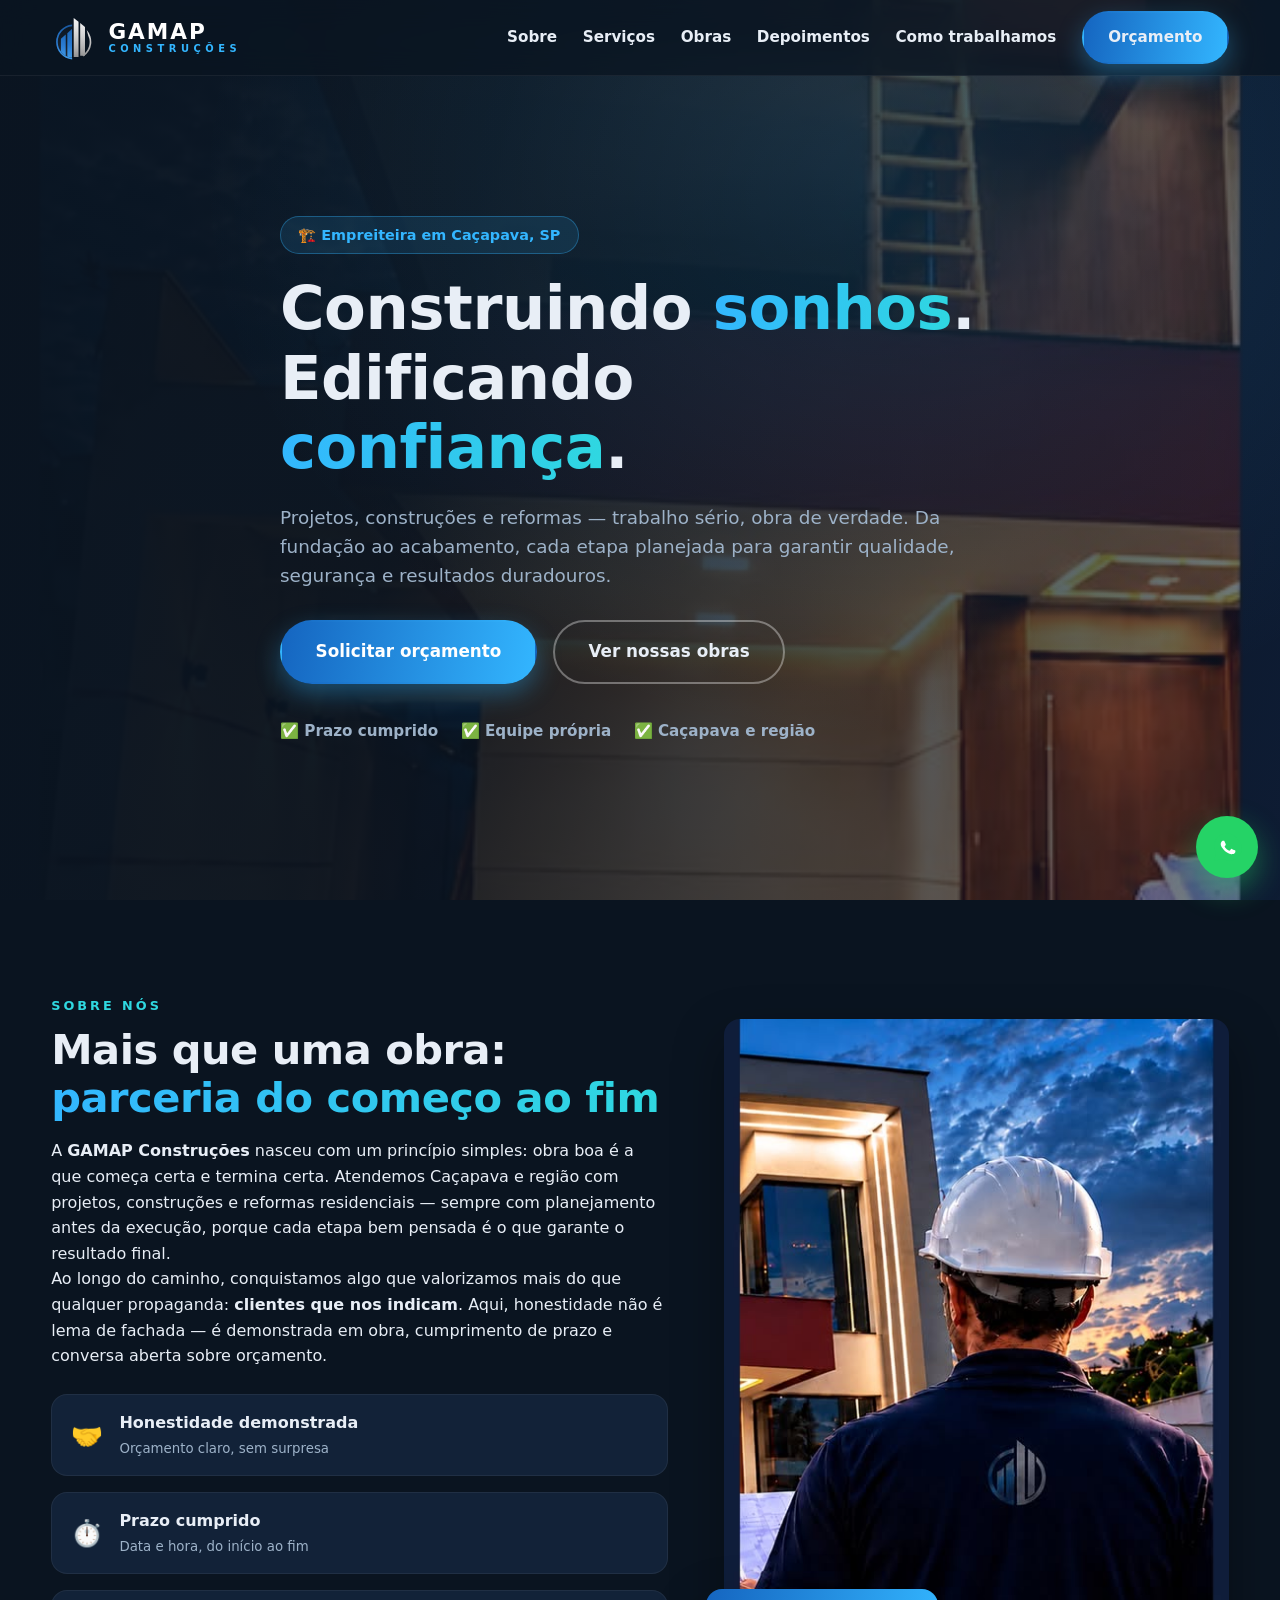
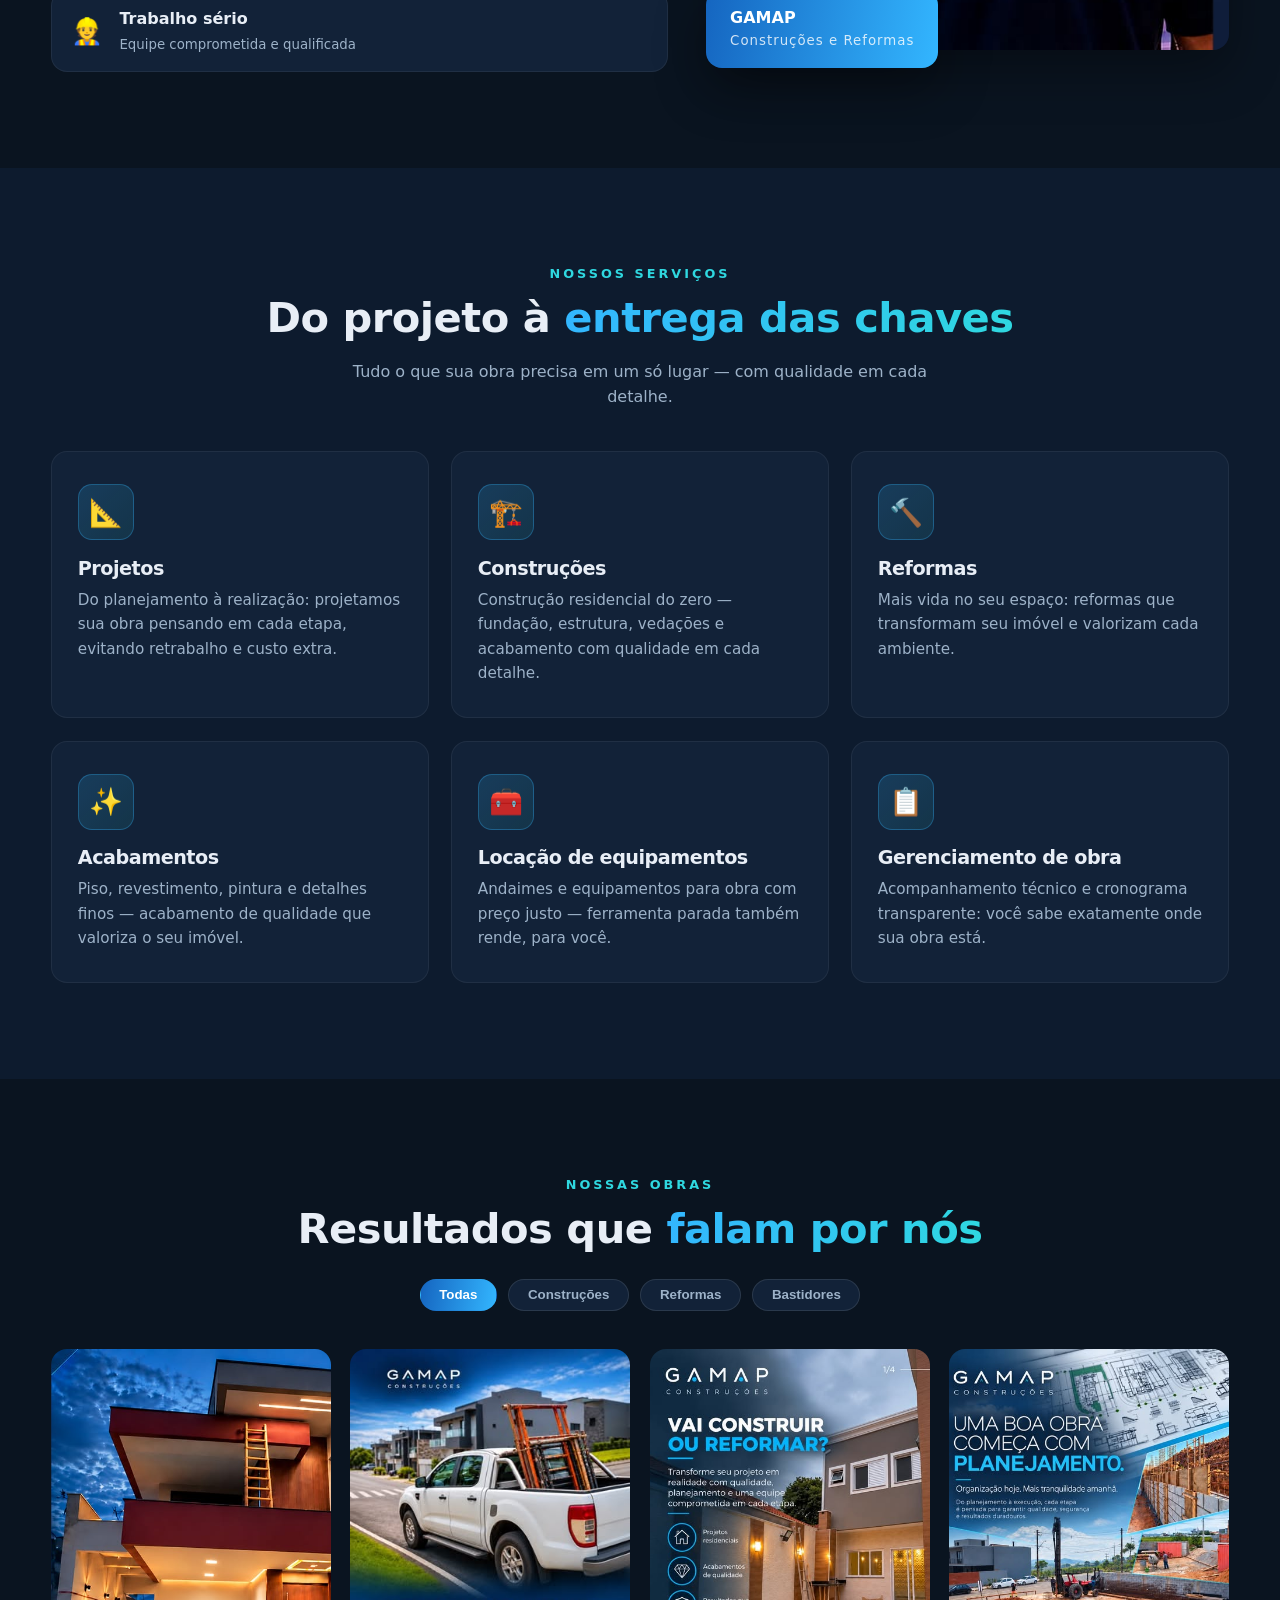
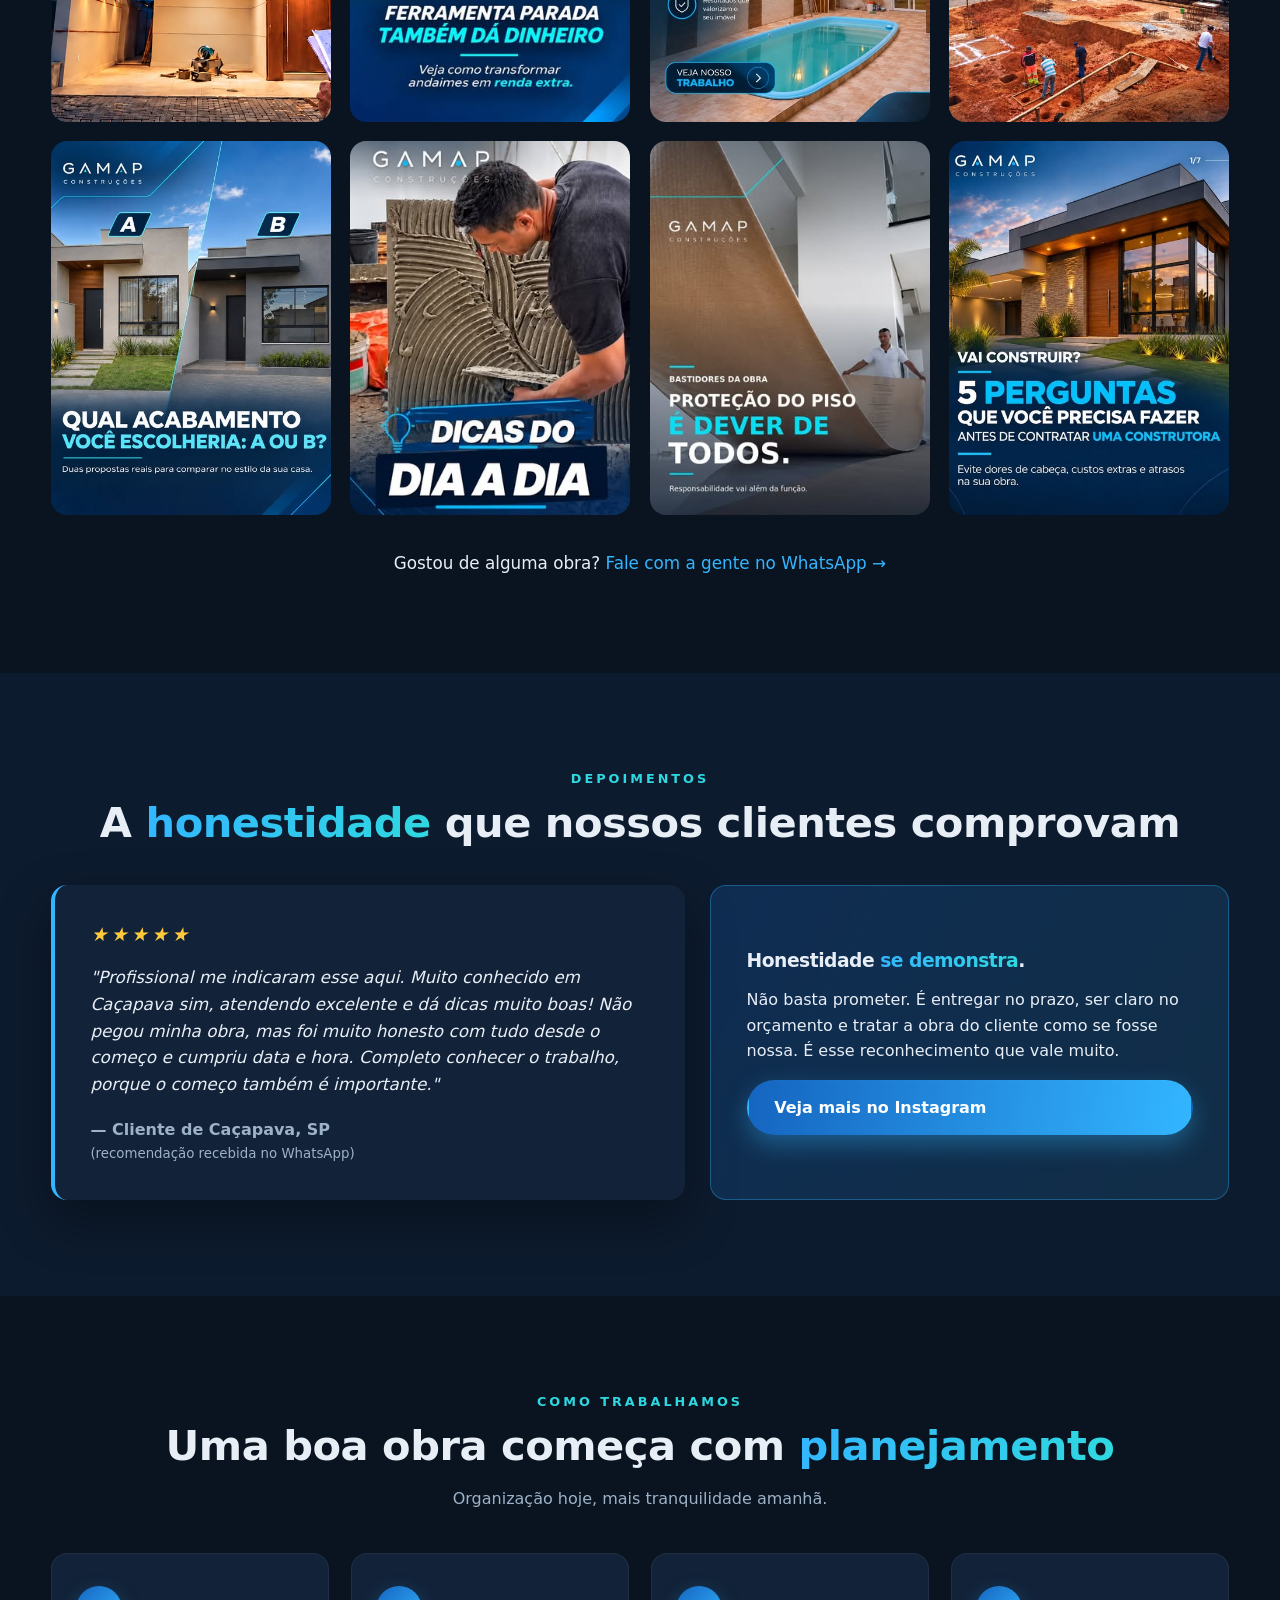
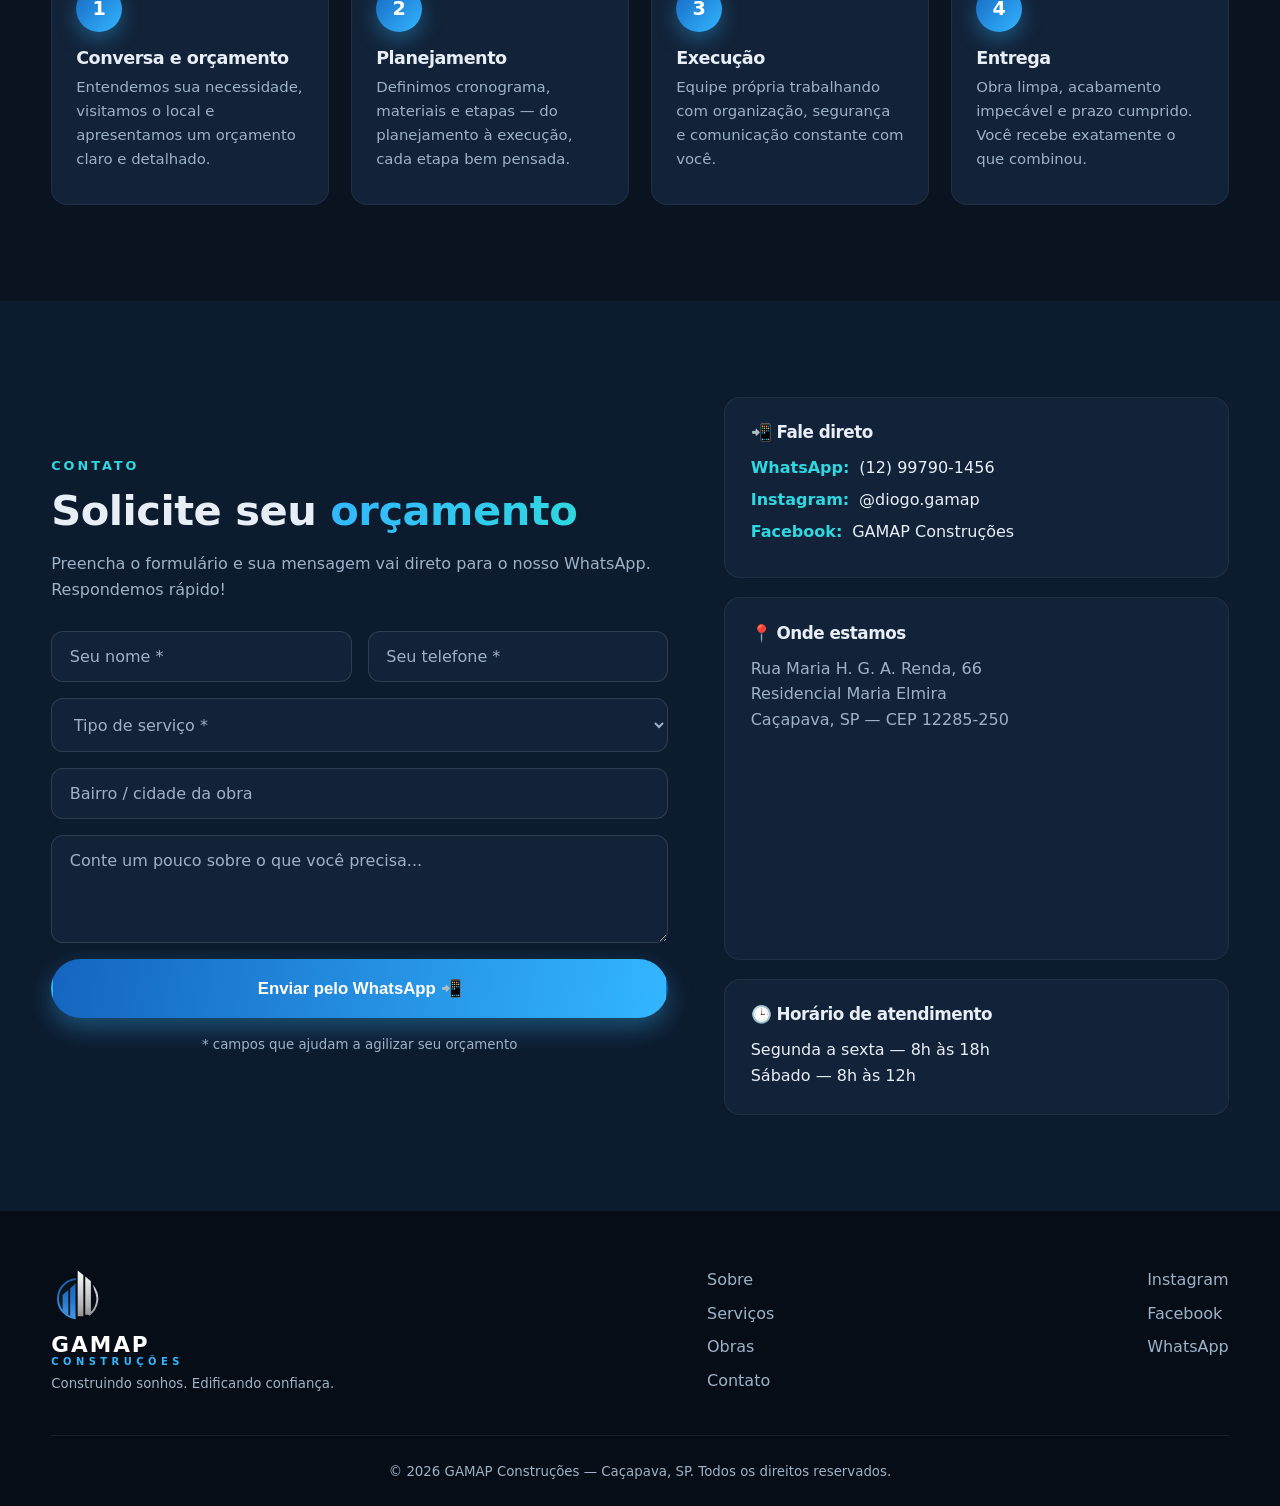
<file: index.html>
<!DOCTYPE html>
<html lang="pt-BR">
<head>
  <meta charset="UTF-8">
  <meta name="viewport" content="width=device-width, initial-scale=1.0">
  <title>GAMAP Construções | Empreiteira em Caçapava, SP — Projetos, Construções e Reformas</title>
  <meta name="description" content="GAMAP Construções: empreiteira em Caçapava, SP. Projetos, construções e reformas residenciais com qualidade, honestidade e prazo cumprido. Solicite seu orçamento pelo WhatsApp (12) 99790-1456.">
  <meta name="keywords" content="empreiteira Caçapava, construção Caçapava SP, reforma residencial Caçapava, GAMAP Construções, obra Caçapava">
  <meta name="robots" content="index, follow">
  <link rel="canonical" href="https://www.gamap.com.br/">

  <!-- Open Graph -->
  <meta property="og:type" content="website">
  <meta property="og:title" content="GAMAP Construções | Construindo sonhos. Edificando confiança.">
  <meta property="og:description" content="Empreiteira em Caçapava, SP. Projetos, construções e reformas com trabalho sério e obra de verdade.">
  <meta property="og:locale" content="pt_BR">
  <meta property="og:url" content="https://www.gamap.com.br/">

  <link rel="icon" type="image/svg+xml" href="assets/logo-metalico.svg">
  <link rel="stylesheet" href="css/style.css">
  <script type="application/ld+json">
  {
    "@context": "https://schema.org",
    "@type": "GeneralContractor",
    "name": "GAMAP Construções",
    "image": "assets/logo-metalico.svg",
    "telephone": "+5512997901456",
    "address": {
      "@type": "PostalAddress",
      "streetAddress": "Rua Maria H. G. A. Renda, 66 — Residencial Maria Elmira",
      "addressLocality": "Caçapava",
      "addressRegion": "SP",
      "postalCode": "12285-250",
      "addressCountry": "BR"
    },
    "openingHoursSpecification": [
      { "@type": "OpeningHoursSpecification", "dayOfWeek": ["Monday","Tuesday","Wednesday","Thursday","Friday"], "opens": "08:00", "closes": "18:00" },
      { "@type": "OpeningHoursSpecification", "dayOfWeek": "Saturday", "opens": "08:00", "closes": "12:00" }
    ],
    "areaServed": "Caçapava e região — Vale do Paraíba, SP",
    "sameAs": [
      "https://www.instagram.com/diogo.gamap/",
      "https://www.facebook.com/gamapconstrular/"
    ],
    "slogan": "Construindo sonhos. Edificando confiança."
  }
  </script>
</head>
<body>

  <!-- Botão WhatsApp flutuante -->
  <a class="wa-float" href="https://wa.me/5512997901456?text=Ol%C3%A1!%20Vi%20o%20site%20da%20GAMAP%20Constru%C3%A7%C3%B5es%20e%20gostaria%20de%20solicitar%20um%20or%C3%A7amento." target="_blank" rel="noopener" aria-label="Falar no WhatsApp">
    <svg viewBox="0 0 32 32" fill="none" xmlns="http://www.w3.org/2000/svg"><path d="M16 3C9.4 3 4 8.3 4 14.9c0 2.1.6 4.1 1.6 5.9L4 29l8.4-1.6c1.7.9 3.6 1.4 5.6 1.4 6.6 0 12-5.3 12-11.9S22.6 3 16 3z" fill="#25D366"/><path d="M22.8 18.9c-.3-.2-2-1-2.3-1.1-.3-.1-.5-.2-.8.2s-.9 1.1-1.1 1.3c-.2.2-.4.3-.7.1-.3-.2-1.3-.5-2.4-1.5-.9-.8-1.5-1.8-1.7-2.1-.2-.3 0-.5.1-.6.2-.2.4-.5.6-.7.1-.2.2-.3.3-.5.1-.2 0-.4 0-.6 0-.2-.8-1.9-1.1-2.6-.3-.7-.6-.6-.8-.6h-.7c-.2 0-.6.1-.9.4-.3.3-1.2 1.1-1.2 2.7s1.2 3.2 1.4 3.4c.2.2 2.4 3.7 5.8 5.2.8.4 1.5.6 2 .7.8.3 1.5.2 2.1.1.6-.1 2-.8 2.3-1.6.3-.8.3-1.5.2-1.6 0-.2-.3-.3-.5-.4z" fill="#fff"/></svg>
  </a>

  <!-- Navegação -->
  <header class="nav" id="topo">
    <div class="container nav-inner">
      <a href="#topo" class="brand">
        <img src="assets/logo-metalico.svg" alt="Logo GAMAP Construções" class="brand-logo">
        <span class="wordmark">GAMAP<em>CONSTRUÇÕES</em></span>
      </a>
      <nav class="menu" id="menu">
        <a href="#sobre">Sobre</a>
        <a href="#servicos">Serviços</a>
        <a href="#portfolio">Obras</a>
        <a href="#depoimentos">Depoimentos</a>
        <a href="#processo">Como trabalhamos</a>
        <a href="#contato" class="btn btn-primary">Orçamento</a>
      </nav>
      <button class="hamburger" id="hamburger" aria-label="Abrir menu"><span></span><span></span><span></span></button>
    </div>
  </header>

  <!-- HERO -->
  <section class="hero">
    <div class="hero-bg"></div>
    <div class="container hero-content">
      <p class="hero-tag">🏗️ Empreiteira em Caçapava, SP</p>
      <h1>Construindo <span class="grad">sonhos</span>.<br>Edificando <span class="grad">confiança</span>.</h1>
      <p class="hero-sub">Projetos, construções e reformas — trabalho sério, obra de verdade. Da fundação ao acabamento, cada etapa planejada para garantir qualidade, segurança e resultados duradouros.</p>
      <div class="hero-cta">
        <a class="btn btn-primary btn-lg" href="https://wa.me/5512997901456?text=Ol%C3%A1!%20Vi%20o%20site%20da%20GAMAP%20Constru%C3%A7%C3%B5es%20e%20gostaria%20de%20solicitar%20um%20or%C3%A7amento." target="_blank" rel="noopener">Solicitar orçamento</a>
        <a class="btn btn-ghost btn-lg" href="#portfolio">Ver nossas obras</a>
      </div>
      <div class="hero-badges">
        <span>✅ Prazo cumprido</span>
        <span>✅ Equipe própria</span>
        <span>✅ Caçapava e região</span>
      </div>
    </div>
  </section>

  <!-- SOBRE -->
  <section class="section" id="sobre">
    <div class="container grid-2">
      <div class="reveal">
        <p class="kicker">Sobre nós</p>
        <h2>Mais que uma obra: <span class="grad">parceria do começo ao fim</span></h2>
        <p>A <strong>GAMAP Construções</strong> nasceu com um princípio simples: obra boa é a que começa certa e termina certa. Atendemos Caçapava e região com projetos, construções e reformas residenciais — sempre com planejamento antes da execução, porque cada etapa bem pensada é o que garante o resultado final.</p>
        <p>Ao longo do caminho, conquistamos algo que valorizamos mais do que qualquer propaganda: <strong>clientes que nos indicam</strong>. Aqui, honestidade não é lema de fachada — é demonstrada em obra, cumprimento de prazo e conversa aberta sobre orçamento.</p>
        <div class="diferenciais">
          <div class="dif"><span class="dif-ico">🤝</span><div><strong>Honestidade demonstrada</strong><small>Orçamento claro, sem surpresa</small></div></div>
          <div class="dif"><span class="dif-ico">⏱️</span><div><strong>Prazo cumprido</strong><small>Data e hora, do início ao fim</small></div></div>
          <div class="dif"><span class="dif-ico">👷</span><div><strong>Trabalho sério</strong><small>Equipe comprometida e qualificada</small></div></div>
        </div>
      </div>
      <div class="reveal sobre-foto">
        <img src="assets/obras/obra03.jpg" alt="Responsável técnico da GAMAP Construções em obra com capacete" loading="lazy">
        <div class="sobre-foto-badge">
          <strong>GAMAP</strong><small>Construções e Reformas</small>
        </div>
      </div>
    </div>
  </section>

  <!-- SERVIÇOS -->
  <section class="section section-alt" id="servicos">
    <div class="container">
      <div class="center reveal">
        <p class="kicker">Nossos serviços</p>
        <h2>Do projeto à <span class="grad">entrega das chaves</span></h2>
        <p class="section-sub">Tudo o que sua obra precisa em um só lugar — com qualidade em cada detalhe.</p>
      </div>
      <div class="cards">
        <article class="card reveal">
          <div class="card-ico">📐</div>
          <h3>Projetos</h3>
          <p>Do planejamento à realização: projetamos sua obra pensando em cada etapa, evitando retrabalho e custo extra.</p>
        </article>
        <article class="card reveal">
          <div class="card-ico">🏗️</div>
          <h3>Construções</h3>
          <p>Construção residencial do zero — fundação, estrutura, vedações e acabamento com qualidade em cada detalhe.</p>
        </article>
        <article class="card reveal">
          <div class="card-ico">🔨</div>
          <h3>Reformas</h3>
          <p>Mais vida no seu espaço: reformas que transformam seu imóvel e valorizam cada ambiente.</p>
        </article>
        <article class="card reveal">
          <div class="card-ico">✨</div>
          <h3>Acabamentos</h3>
          <p>Piso, revestimento, pintura e detalhes finos — acabamento de qualidade que valoriza o seu imóvel.</p>
        </article>
        <article class="card reveal">
          <div class="card-ico">🧰</div>
          <h3>Locação de equipamentos</h3>
          <p>Andaimes e equipamentos para obra com preço justo — ferramenta parada também rende, para você.</p>
        </article>
        <article class="card reveal">
          <div class="card-ico">📋</div>
          <h3>Gerenciamento de obra</h3>
          <p>Acompanhamento técnico e cronograma transparente: você sabe exatamente onde sua obra está.</p>
        </article>
      </div>
    </div>
  </section>

  <!-- PORTFÓLIO -->
  <section class="section" id="portfolio">
    <div class="container">
      <div class="center reveal">
        <p class="kicker">Nossas obras</p>
        <h2>Resultados que <span class="grad">falam por nós</span></h2>
        <div class="filtros" role="tablist">
          <button class="filtro ativo" data-filtro="todas">Todas</button>
          <button class="filtro" data-filtro="construcoes">Construções</button>
          <button class="filtro" data-filtro="reformas">Reformas</button>
          <button class="filtro" data-filtro="bastidores">Bastidores</button>
        </div>
      </div>
      <div class="portfolio-grid" id="portfolioGrid">
        <figure class="obra reveal" data-cat="construcoes">
          <img src="assets/obras/obra02.jpg" alt="Fachada residencial moderna em construção ao entardecer" loading="lazy">
          <figcaption><strong>Residência moderna</strong><span>Construções · Caçapava, SP</span></figcaption>
        </figure>
        <figure class="obra reveal" data-cat="reformas">
          <img src="assets/obras/obra07.jpg" alt="Cozinha com acabamento sofisticado em preto e madeira" loading="lazy">
          <figcaption><strong>Cozinha planejada</strong><span>Acabamento · Reforma</span></figcaption>
        </figure>
        <figure class="obra reveal" data-cat="reformas">
          <img src="assets/obras/obra11.jpg" alt="Área externa com piscina e churrasqueira reformadas" loading="lazy">
          <figcaption><strong>Área de lazer</strong><span>Reforma · Piscina e churrasqueira</span></figcaption>
        </figure>
        <figure class="obra reveal" data-cat="construcoes">
          <img src="assets/obras/obra12.jpg" alt="Movimentação de terra e fundação de obra em Caçapava" loading="lazy">
          <figcaption><strong>Fundação em andamento</strong><span>Construções · Começo certo</span></figcaption>
        </figure>
        <figure class="obra reveal" data-cat="construcoes">
          <img src="assets/obras/obra06.jpg" alt="Duas propostas de acabamento de fachada comparadas" loading="lazy">
          <figcaption><strong>Fachadas sob medida</strong><span>Construções · Acabamento A e B</span></figcaption>
        </figure>
        <figure class="obra reveal" data-cat="bastidores">
          <img src="assets/obras/obra09.jpg" alt="Profissional assentando piso com argamassa" loading="lazy">
          <figcaption><strong>Assentamento de piso</strong><span>Bastidores · Execução caprichosa</span></figcaption>
        </figure>
        <figure class="obra reveal" data-cat="bastidores">
          <img src="assets/obras/obra04.jpg" alt="Proteção de piso com papelão durante acabamento" loading="lazy">
          <figcaption><strong>Proteção do piso</strong><span>Bastidores · Responsabilidade além da função</span></figcaption>
        </figure>
        <figure class="obra reveal" data-cat="construcoes">
          <img src="assets/obras/obra08.jpg" alt="Casas modernas com iluminação ao anoitecer" loading="lazy">
          <figcaption><strong>Obra entregue</strong><span>Construções · Residência térrea</span></figcaption>
        </figure>
      </div>
      <p class="center portfolio-cta reveal">Gostou de alguma obra? <a href="https://wa.me/5512997901456?text=Ol%C3%A1!%20Vi%20as%20obras%20no%20site%20da%20GAMAP%20e%20quero%20falar%20sobre%20um%20projeto%20parecido." target="_blank" rel="noopener">Fale com a gente no WhatsApp →</a></p>
    </div>
  </section>

  <!-- DEPOIMENTOS -->
  <section class="section section-alt" id="depoimentos">
    <div class="container">
      <div class="center reveal">
        <p class="kicker">Depoimentos</p>
        <h2>A <span class="grad">honestidade</span> que nossos clientes comprovam</h2>
      </div>
      <div class="depo-grid">
        <blockquote class="depo reveal">
          <div class="depo-stars">★★★★★</div>
          <p>"Profissional me indicaram esse aqui. Muito conhecido em Caçapava sim, atendendo excelente e dá dicas muito boas! Não pegou minha obra, mas foi muito honesto com tudo desde o começo e cumpriu data e hora. Completo conhecer o trabalho, porque o começo também é importante."</p>
          <footer>— Cliente de Caçapava, SP <small>(recomendação recebida no WhatsApp)</small></footer>
        </blockquote>
        <div class="depo-destaque reveal">
          <h3>Honestidade <span class="grad">se demonstra</span>.</h3>
          <p>Não basta prometer. É entregar no prazo, ser claro no orçamento e tratar a obra do cliente como se fosse nossa. É esse reconhecimento que vale muito.</p>
          <a class="btn btn-primary" href="https://www.instagram.com/diogo.gamap/" target="_blank" rel="noopener">Veja mais no Instagram</a>
        </div>
      </div>
    </div>
  </section>

  <!-- PROCESSO -->
  <section class="section" id="processo">
    <div class="container">
      <div class="center reveal">
        <p class="kicker">Como trabalhamos</p>
        <h2>Uma boa obra começa com <span class="grad">planejamento</span></h2>
        <p class="section-sub">Organização hoje, mais tranquilidade amanhã.</p>
      </div>
      <div class="etapas">
        <div class="etapa reveal"><span class="etapa-num">1</span><h3>Conversa e orçamento</h3><p>Entendemos sua necessidade, visitamos o local e apresentamos um orçamento claro e detalhado.</p></div>
        <div class="etapa reveal"><span class="etapa-num">2</span><h3>Planejamento</h3><p>Definimos cronograma, materiais e etapas — do planejamento à execução, cada etapa bem pensada.</p></div>
        <div class="etapa reveal"><span class="etapa-num">3</span><h3>Execução</h3><p>Equipe própria trabalhando com organização, segurança e comunicação constante com você.</p></div>
        <div class="etapa reveal"><span class="etapa-num">4</span><h3>Entrega</h3><p>Obra limpa, acabamento impecável e prazo cumprido. Você recebe exatamente o que combinou.</p></div>
      </div>
    </div>
  </section>

  <!-- CONTATO -->
  <section class="section section-alt" id="contato">
    <div class="container grid-2">
      <div class="reveal">
        <p class="kicker">Contato</p>
        <h2>Solicite seu <span class="grad">orçamento</span></h2>
        <p class="section-sub">Preencha o formulário e sua mensagem vai direto para o nosso WhatsApp. Respondemos rápido!</p>
        <form class="form" id="formOrcamento">
          <div class="form-row">
            <input type="text" id="fNome" placeholder="Seu nome *" required>
            <input type="tel" id="fTel" placeholder="Seu telefone *">
          </div>
          <select id="fTipo" required>
            <option value="" disabled selected>Tipo de serviço *</option>
            <option>Construção do zero</option>
            <option>Reforma</option>
            <option>Acabamento</option>
            <option>Projeto</option>
            <option>Locação de equipamentos</option>
            <option>Outro / não sei ainda</option>
          </select>
          <input type="text" id="fLocal" placeholder="Bairro / cidade da obra">
          <textarea id="fMsg" rows="4" placeholder="Conte um pouco sobre o que você precisa..."></textarea>
          <button type="submit" class="btn btn-primary btn-lg btn-block">Enviar pelo WhatsApp 📲</button>
          <small class="form-note">* campos que ajudam a agilizar seu orçamento</small>
        </form>
      </div>
      <div class="reveal contato-info">
        <div class="info-card">
          <h3>📲 Fale direto</h3>
          <a href="https://wa.me/5512997901456" target="_blank" rel="noopener"><strong>WhatsApp:</strong> (12) 99790-1456</a>
          <a href="https://www.instagram.com/diogo.gamap/" target="_blank" rel="noopener"><strong>Instagram:</strong> @diogo.gamap</a>
          <a href="https://www.facebook.com/gamapconstrular/" target="_blank" rel="noopener"><strong>Facebook:</strong> GAMAP Construções</a>
        </div>
        <div class="info-card">
          <h3>📍 Onde estamos</h3>
          <address>Rua Maria H. G. A. Renda, 66<br>Residencial Maria Elmira<br>Caçapava, SP — CEP 12285-250</address>
          <iframe title="Localização GAMAP Construções" src="https://www.google.com/maps?q=Rua%20Maria%20H.%20G.%20A.%20Renda%2066%2C%20Ca%C3%A7apava%2C%20SP&output=embed" loading="lazy" allowfullscreen></iframe>
        </div>
        <div class="info-card">
          <h3>🕒 Horário de atendimento</h3>
          <p>Segunda a sexta — 8h às 18h<br>Sábado — 8h às 12h</p>
        </div>
      </div>
    </div>
  </section>

  <!-- FOOTER -->
  <footer class="footer">
    <div class="container footer-inner">
      <div class="footer-brand">
        <img src="assets/logo-metalico.svg" alt="Logo GAMAP" class="footer-logo">
        <span class="wordmark wordmark-footer">GAMAP<em>CONSTRUÇÕES</em></span>
        <small>Construindo sonhos. Edificando confiança.</small>
      </div>
      <nav class="footer-links">
        <a href="#sobre">Sobre</a>
        <a href="#servicos">Serviços</a>
        <a href="#portfolio">Obras</a>
        <a href="#contato">Contato</a>
      </nav>
      <div class="footer-sociais">
        <a href="https://www.instagram.com/diogo.gamap/" target="_blank" rel="noopener">Instagram</a>
        <a href="https://www.facebook.com/gamapconstrular/" target="_blank" rel="noopener">Facebook</a>
        <a href="https://wa.me/5512997901456" target="_blank" rel="noopener">WhatsApp</a>
      </div>
    </div>
    <div class="container footer-copy">
      <small>© <span id="ano"></span> GAMAP Construções — Caçapava, SP. Todos os direitos reservados.</small>
    </div>
  </footer>

  <script src="js/main.js"></script>
</body>
</html>
</file>
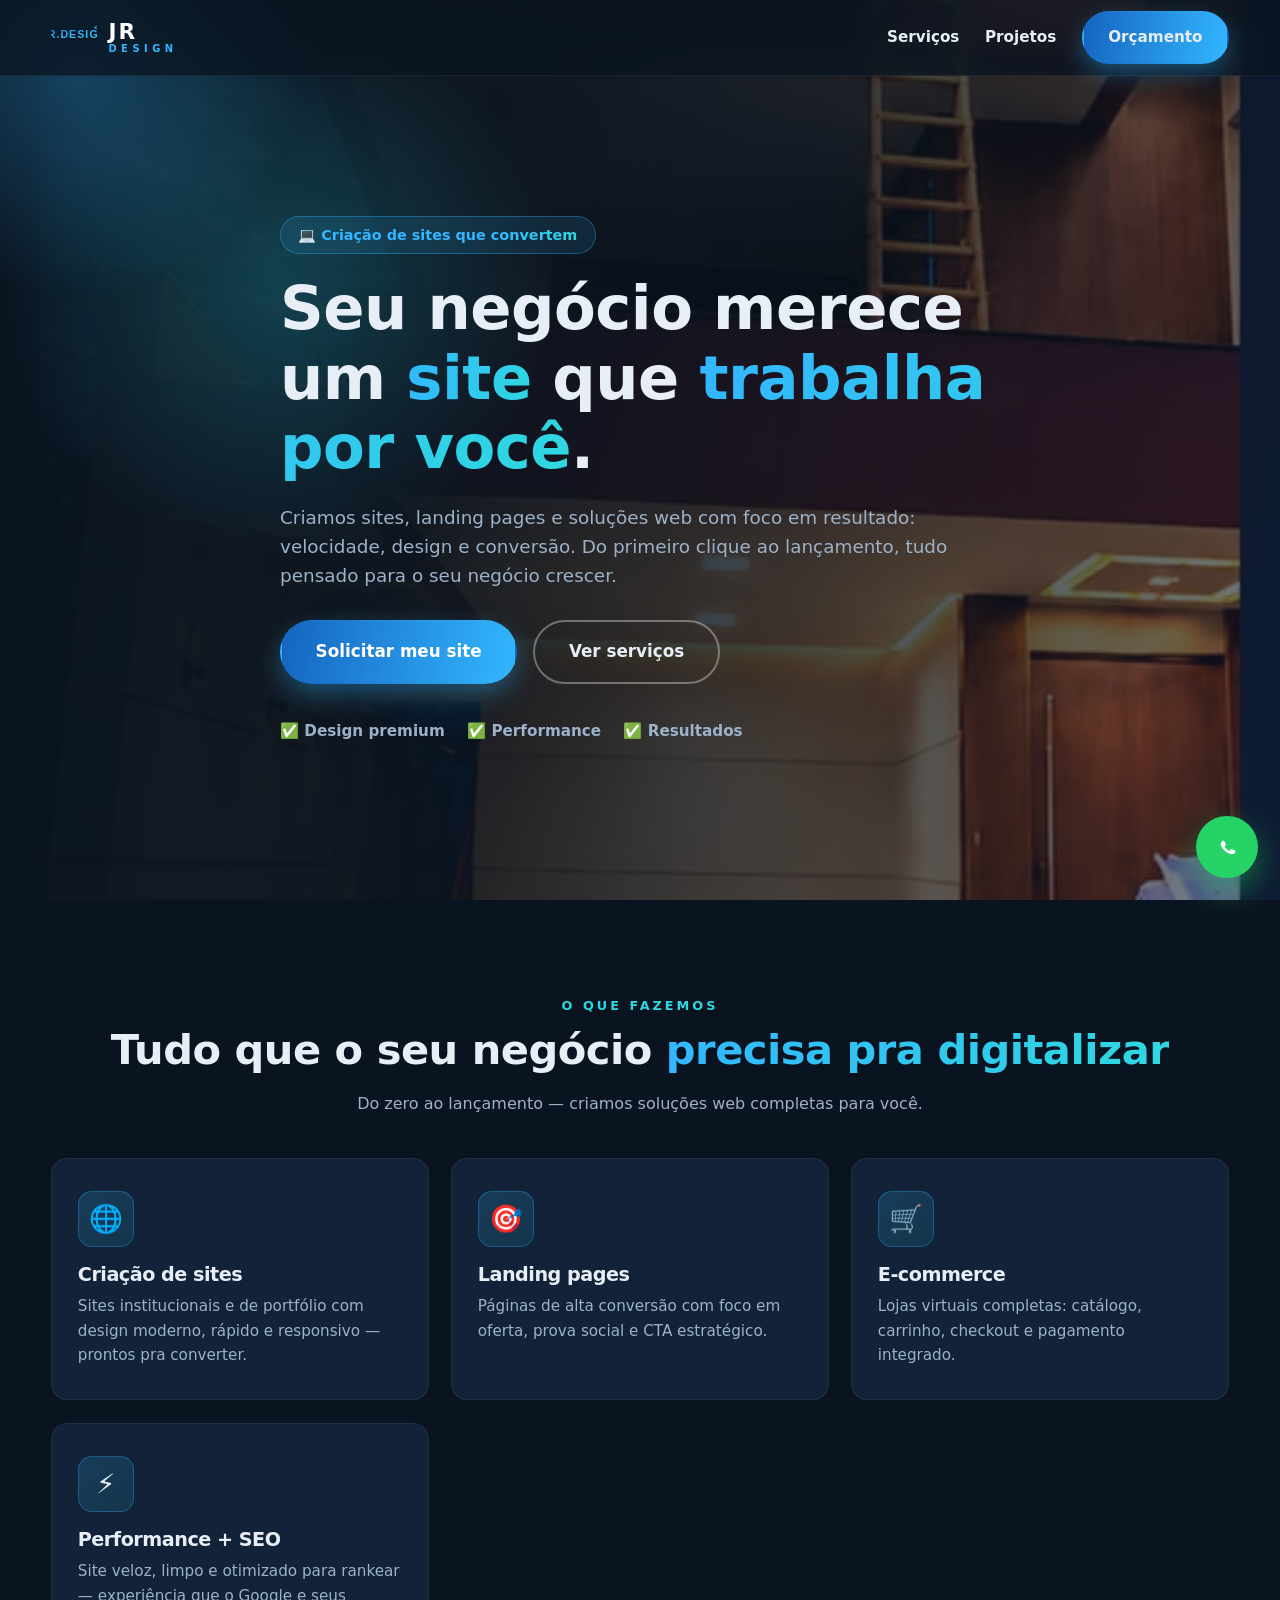
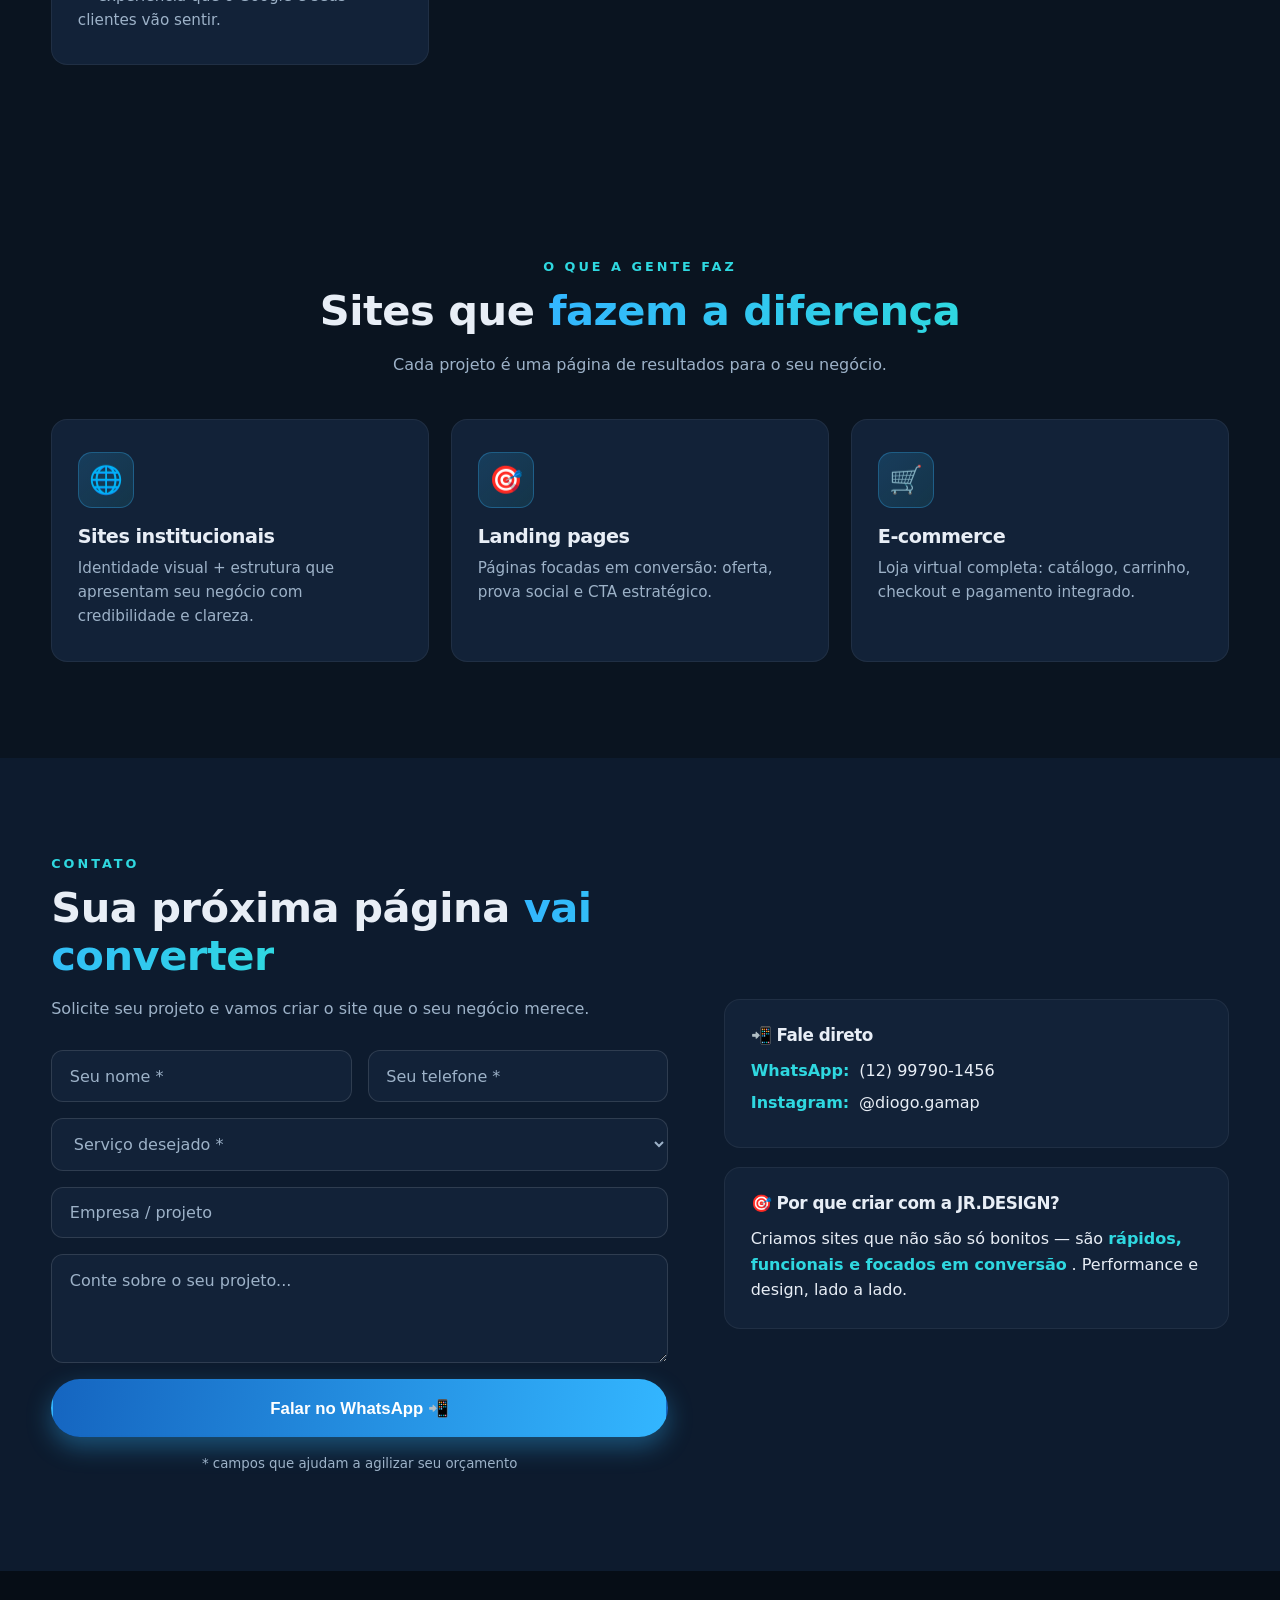
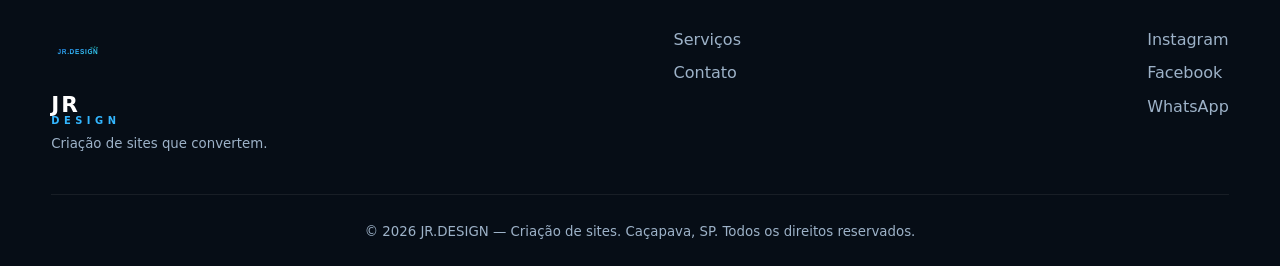
<file: jr/index.html>
<!DOCTYPE html>
<html lang="pt-BR">
<head>
  <meta charset="UTF-8">
  <meta name="viewport" content="width=device-width, initial-scale=1.0">
  <title>JR.DESIGN | Criação de sites que convertem</title>
  <meta name="description" content="JR.DESIGN: criamos sites, landing pages e soluções web que impulsionam negócios. Projetos, desenvolvimento e performance — tudo em um só lugar.">
  <meta name="keywords" content="criação de sites, desenvolvimento web, landing page, JR.DESIGN, sites que convertem">
  <meta name="robots" content="index, follow">
  <link rel="canonical" href="https://www.gamap.com.br/">

  <meta property="og:type" content="website">
  <meta property="og:title" content="JR.DESIGN | Criamos sites que convertem">
  <meta property="og:description" content="JR.DESIGN: criação de sites, landing pages e soluções web para impulsionar seu negócio.">
  <meta property="og:locale" content="pt_BR">
  <meta property="og:url" content="https://www.gamap.com.br/">

  <link rel="icon" type="image/svg+xml" href="/assets/logo-jr-design.svg">
  <link rel="stylesheet" href="/css/style.css">
  <script type="application/ld+json">
  {
    "@context": "https://schema.org",
    "@type": "WebDevelopmentCompany",
    "name": "JR.DESIGN",
    "image": "assets/logo-jr-design.svg",
    "description": "Criação de sites, landing pages e soluções web que impulsionam negócios.",
    "areaServed": "Caçapava e região — Vale do Paraíba, SP",
    "sameAs": [
      "https://www.instagram.com/diogo.gamap/",
      "https://www.facebook.com/gamapconstrular/"
    ]
  }
  </script>

  <style>
    /* Animação de brumas no hero — JR.DESIGN */
    .hero-bg::before { content:''; position:absolute; width:440px; height:440px; border-radius:50%; background: radial-gradient(circle, rgba(51,182,255,.28), transparent 70%); top:-140px; left:-140px; animation: orbFloat 12s ease-in-out infinite; }
    .hero-bg::after { content:''; position:absolute; width:560px; height:560px; border-radius:50%; background: radial-gradient(circle, rgba(47,216,228,.22), transparent 70%); bottom:-180px; right:-140px; animation: orbFloat 16s ease-in-out infinite alternate; }
    @keyframes orbFloat { 0%,100% { transform: translate(0,0) scale(1); } 50% { transform: translate(40px,-40px) scale(1.08); } }
  </style>
</head>
<body>

  <a class="wa-float" href="https://wa.me/5512997901456?text=Ol%C3%A1!%20Vi%20o%20site%20da%20JR.DESIGN%20e%20quero%20um%20servico%20de%20criacao%20de%20site." target="_blank" rel="noopener" aria-label="Falar no WhatsApp">
    <svg viewBox="0 0 32 32" fill="none" xmlns="http://www.w3.org/2000/svg"><path d="M16 3C9.4 3 4 8.3 4 14.9c0 2.1.6 4.1 1.6 5.9L4 29l8.4-1.6c1.7.9 3.6 1.4 5.6 1.4 6.6 0 12-5.3 12-11.9S22.6 3 16 3z" fill="#25D366"/><path d="M22.8 18.9c-.3-.2-2-1-2.3-1.1-.3-.1-.5-.2-.8.2s-.9 1.1-1.1 1.3c-.2.2-.4.3-.7.1-.3-.2-1.3-.5-2.4-1.5-.9-.8-1.5-1.8-1.7-2.1-.2-.3 0-.5.1-.6.2-.2.4-.5.6-.7.1-.2.2-.3.3-.5.1-.2 0-.4 0-.6 0-.2-.8-1.9-1.1-2.6-.3-.7-.6-.6-.8-.6h-.7c-.2 0-.6.1-.9.4-.3.3-1.2 1.1-1.2 2.7s1.2 3.2 1.4 3.4c.2.2 2.4 3.7 5.8 5.2.8.4 1.5.6 2 .7.8.3 1.5.2 2.1.1.6-.1 2-.8 2.3-1.6.3-.8.3-1.5.2-1.6 0-.2-.3-.3-.5-.4z" fill="#fff"/></svg>
  </a>

  <header class="nav" id="topo">
    <div class="container nav-inner">
      <a href="#topo" class="brand">
        <img src="/assets/logo-jr-design-3d.svg" alt="Logo JR.DESIGN" class="brand-logo">
        <span class="wordmark">JR<em>DESIGN</em></span>
      </a>
      <nav class="menu" id="menu">
        <a href="#servicos">Serviços</a>
        <a href="#portfolio">Projetos</a>
        <a href="#contato" class="btn btn-primary">Orçamento</a>
      </nav>
      <button class="hamburger" id="hamburger" aria-label="Abrir menu"><span></span><span></span><span></span></button>
    </div>
  </header>

  <!-- HERO -->
  <section class="hero">
    <div class="hero-bg"></div>
    <div class="container hero-content">
      <p class="hero-tag">💻 Criação de sites que <span class="grad">convertem</span></p>
      <h1>Seu negócio merece um <span class="grad">site</span> que <span class="grad">trabalha por você</span>.</h1>
      <p class="hero-sub">Criamos sites, landing pages e soluções web com foco em resultado: velocidade, design e conversão. Do primeiro clique ao lançamento, tudo pensado para o seu negócio crescer.</p>
      <div class="hero-cta">
        <a class="btn btn-primary btn-lg" href="https://wa.me/5512997901456?text=Ol%C3%A1!%20Vi%20o%20site%20da%20JR.DESIGN%20e%20quero%20um%20servico%20de%20criacao%20de%20site." target="_blank" rel="noopener">Solicitar meu site</a>
        <a class="btn btn-ghost btn-lg" href="#portfolio">Ver serviços</a>
      </div>
      <div class="hero-badges">
        <span>✅ Design premium</span>
        <span>✅ Performance</span>
        <span>✅ Resultados</span>
      </div>
    </div>
  </section>

  <!-- SERVIÇOS -->
  <section class="section" id="servicos">
    <div class="container">
      <div class="center reveal">
        <p class="kicker">O que fazemos</p>
        <h2>Tudo que o seu negócio <span class="grad">precisa pra digitalizar</span></h2>
        <p class="section-sub">Do zero ao lançamento — criamos soluções web completas para você.</p>
      </div>
      <div class="cards">
        <article class="card reveal">
          <div class="card-ico">🌐</div>
          <h3>Criação de sites</h3>
          <p>Sites institucionais e de portfólio com design moderno, rápido e responsivo — prontos pra converter.</p>
        </article>
        <article class="card reveal">
          <div class="card-ico">🎯</div>
          <h3>Landing pages</h3>
          <p>Páginas de alta conversão com foco em oferta, prova social e CTA estratégico.</p>
        </article>
        <article class="card reveal">
          <div class="card-ico">🛒</div>
          <h3>E-commerce</h3>
          <p>Lojas virtuais completas: catálogo, carrinho, checkout e pagamento integrado.</p>
        </article>
        <article class="card reveal">
          <div class="card-ico">⚡</div>
          <h3>Performance + SEO</h3>
          <p>Site veloz, limpo e otimizado para rankear — experiência que o Google e seus clientes vão sentir.</p>
        </article>
      </div>
    </div>
  </section>

  <!-- PORTFÓLIO -->
  <section class="section" id="portfolio">
    <div class="container">
      <div class="center reveal">
        <p class="kicker">O que a gente faz</p>
        <h2>Sites que <span class="grad">fazem a diferença</span></h2>
        <p class="section-sub">Cada projeto é uma página de resultados para o seu negócio.</p>
      </div>
      <div class="cards">
        <article class="card reveal">
          <div class="card-ico">🌐</div>
          <h3>Sites institucionais</h3>
          <p>Identidade visual + estrutura que apresentam seu negócio com credibilidade e clareza.</p>
        </article>
        <article class="card reveal">
          <div class="card-ico">🎯</div>
          <h3>Landing pages</h3>
          <p>Páginas focadas em conversão: oferta, prova social e CTA estratégico.</p>
        </article>
        <article class="card reveal">
          <div class="card-ico">🛒</div>
          <h3>E-commerce</h3>
          <p>Loja virtual completa: catálogo, carrinho, checkout e pagamento integrado.</p>
        </article>
      </div>
    </div>
  </section>

  <!-- CONTATO -->
  <section class="section section-alt" id="contato">
    <div class="container grid-2">
      <div class="reveal">
        <p class="kicker">Contato</p>
        <h2>Sua próxima página <span class="grad">vai converter</span></h2>
        <p class="section-sub">Solicite seu projeto e vamos criar o site que o seu negócio merece.</p>
        <form class="form" id="formOrcamento">
          <div class="form-row">
            <input type="text" id="fNome" placeholder="Seu nome *" required>
            <input type="tel" id="fTel" placeholder="Seu telefone *">
          </div>
          <select id="fTipo" required>
            <option value="" disabled selected>Serviço desejado *</option>
            <option>Criação de site</option>
            <option>Landing page</option>
            <option>E-commerce</option>
            <option>Performance + SEO</option>
            <option>Outro</option>
          </select>
          <input type="text" id="fLocal" placeholder="Empresa / projeto">
          <textarea id="fMsg" rows="4" placeholder="Conte sobre o seu projeto..."></textarea>
          <button type="submit" class="btn btn-primary btn-lg btn-block">Falar no WhatsApp 📲</button>
          <small class="form-note">* campos que ajudam a agilizar seu orçamento</small>
        </form>
      </div>
      <div class="reveal contato-info">
        <div class="info-card">
          <h3>📲 Fale direto</h3>
          <a href="https://wa.me/5512997901456" target="_blank" rel="noopener"><strong>WhatsApp:</strong> (12) 99790-1456</a>
          <a href="https://www.instagram.com/diogo.gamap/" target="_blank" rel="noopener"><strong>Instagram:</strong> @diogo.gamap</a>
        </div>
        <div class="info-card">
          <h3>🎯 Por que criar com a JR.DESIGN?</h3>
          <p>Criamos sites que não são só bonitos — são <strong>rápidos, funcionais e focados em conversão</strong>. Performance e design, lado a lado.</p>
        </div>
      </div>
    </div>
  </section>

  <footer class="footer">
    <div class="container footer-inner">
      <div class="footer-brand">
        <img src="/assets/logo-jr-design-3d.svg" alt="Logo JR.DESIGN" class="footer-logo">
        <span class="wordmark wordmark-footer">JR<em>DESIGN</em></span>
        <small>Criação de sites que convertem.</small>
      </div>
      <nav class="footer-links">
        <a href="#servicos">Serviços</a>
        <a href="#contato">Contato</a>
      </nav>
      <div class="footer-sociais">
        <a href="https://www.instagram.com/diogo.gamap/" target="_blank" rel="noopener">Instagram</a>
        <a href="https://www.facebook.com/gamapconstrular/" target="_blank" rel="noopener">Facebook</a>
        <a href="https://wa.me/5512997901456" target="_blank" rel="noopener">WhatsApp</a>
      </div>
    </div>
    <div class="container footer-copy">
      <small>© <span id="ano"></span> JR.DESIGN — Criação de sites. Caçapava, SP. Todos os direitos reservados.</small>
    </div>
  </footer>

  <script src="/js/main.js"></script>
</body>
</html>
</file>
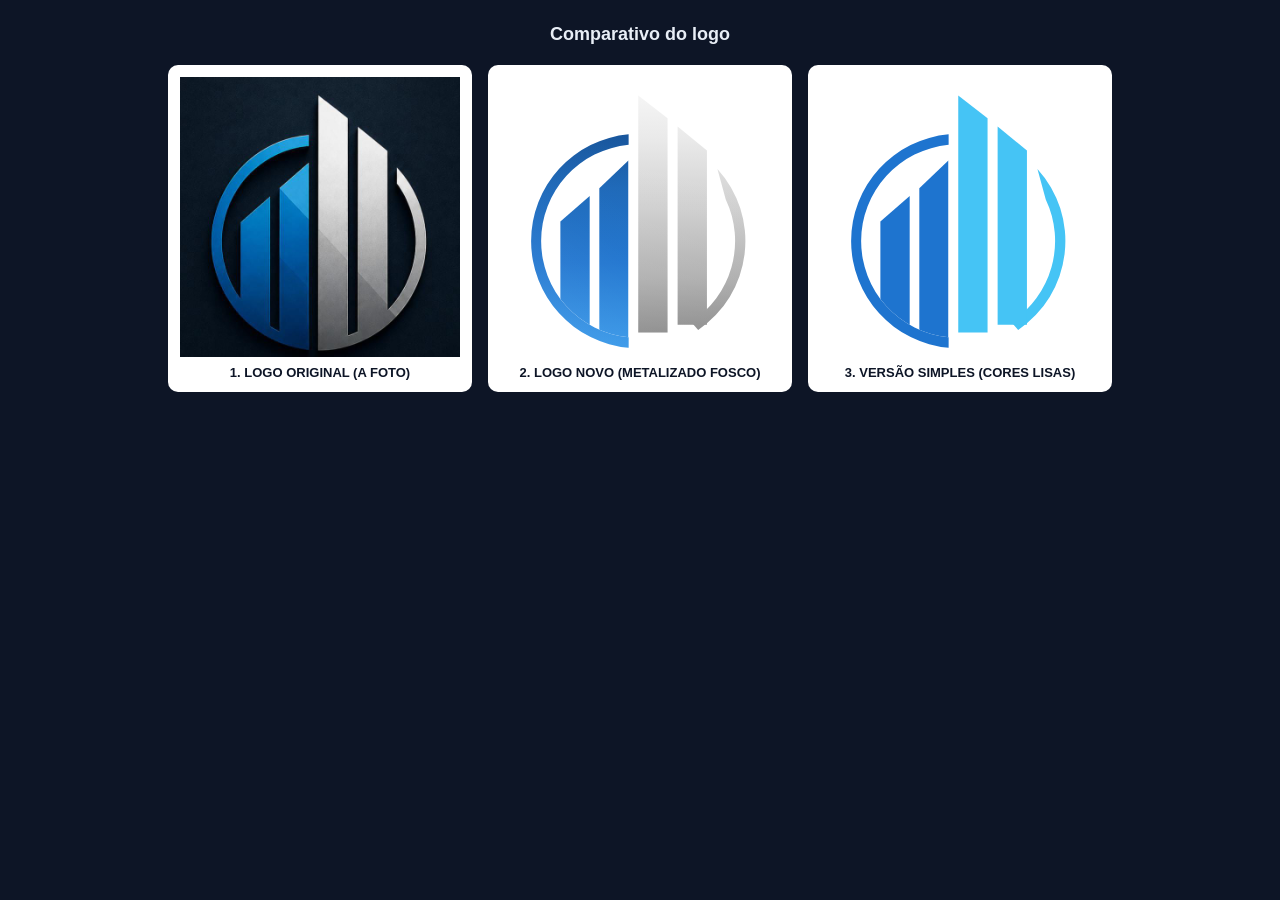
<file: assets/comparar-logo.html>
<!DOCTYPE html>
<html lang="pt-BR">
<head>
<meta charset="UTF-8">
<meta name="viewport" content="width=device-width, initial-scale=1.0">
<title>Logo — comparativo</title>
<style>
  body { background:#0d1526; color:#e8eef6; font-family:Arial,Helvetica,sans-serif; margin:0; padding:24px; }
  h1 { font-size:18px; text-align:center; margin:0 0 20px; }
  .painel { display:flex; gap:16px; justify-content:center; align-items:flex-start; flex-wrap:wrap; }
  figure { margin:0; background:#ffffff; border-radius:10px; padding:12px; text-align:center; }
  img { width:280px; height:280px; object-fit:contain; display:block; }
  figcaption { margin-top:8px; font-size:13px; color:#0d1526; font-weight:bold; }
</style>
</head>
<body>
  <h1>Comparativo do logo</h1>
  <div class="painel">
    <figure>
      <img src="obras/logo-metalico.jpg?v=1" alt="Foto do logo original">
      <figcaption>1. LOGO ORIGINAL (A FOTO)</figcaption>
    </figure>
    <figure>
      <img src="logo-metalico.svg?v=1" alt="Logo metalizado fosco vetorizado">
      <figcaption>2. LOGO NOVO (METALIZADO FOSCO)</figcaption>
    </figure>
    <figure>
      <img src="logo-flat.svg?v=1" alt="Versão simples de cores lisas">
      <figcaption>3. VERSÃO SIMPLES (CORES LISAS)</figcaption>
    </figure>
  </div>
</body>
</html>
</file>
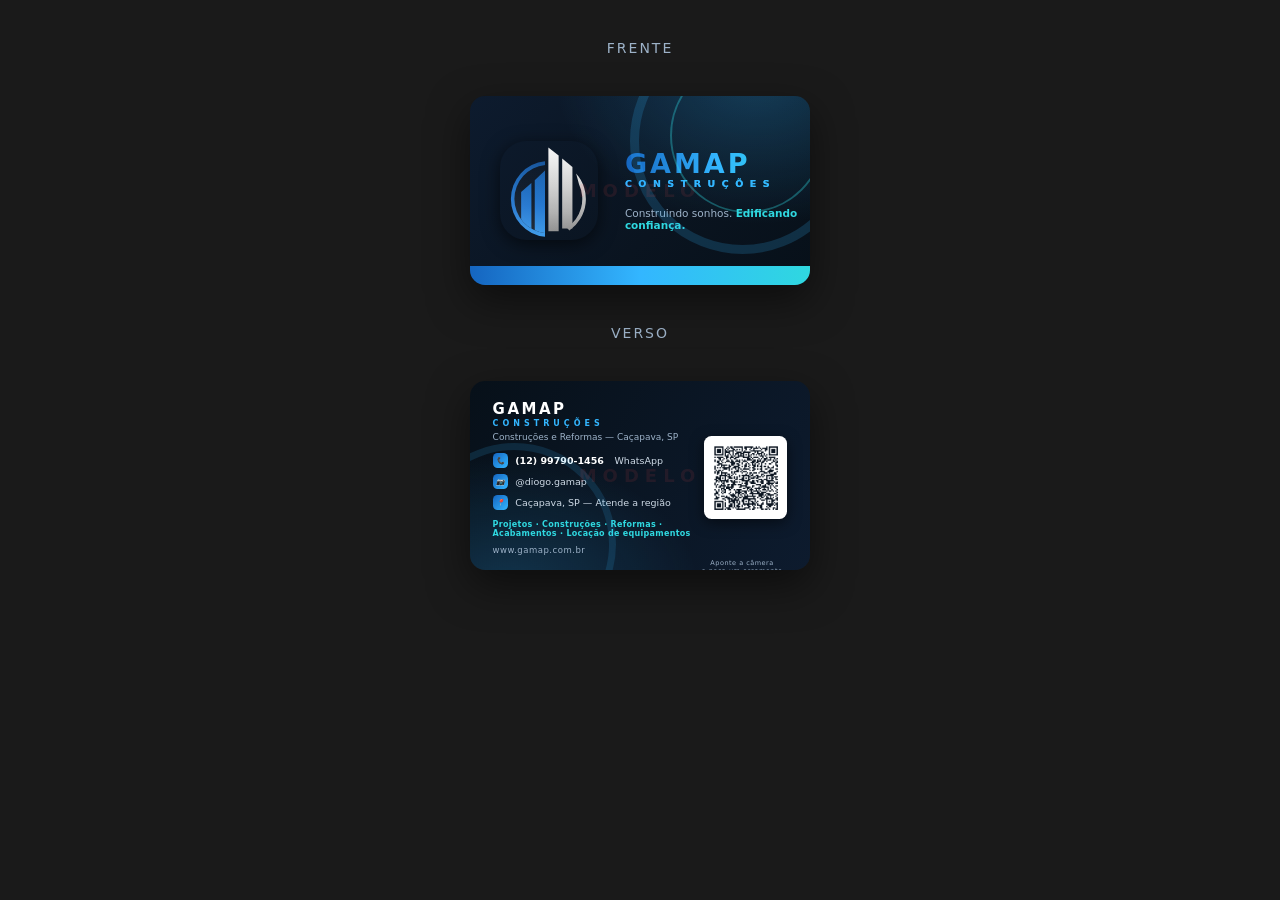
<file: cartao/cartao.html>
<!DOCTYPE html>
<html lang="pt-BR">
<head>
<meta charset="UTF-8">
<title>Cartão de Visita — GAMAP Construções</title>
<style>
  * { margin: 0; padding: 0; box-sizing: border-box; }
  body {
    background: #1a1a1a;
    font-family: 'Segoe UI', system-ui, sans-serif;
    display: flex; flex-direction: column; align-items: center;
    gap: 40px; padding: 40px 20px;
  }
  .titulo { color: #9db2c8; font-size: 14px; letter-spacing: 2px; text-transform: uppercase; }

  /* ===== CARTÃO (90x50mm, padrão de gráfica) ===== */
  .cartao {
    width: 90mm; height: 50mm;
    border-radius: 4mm;
    position: relative; overflow: hidden;
    box-shadow: 0 15px 40px rgba(0,0,0,.5);
    color: #e8eef6;
  }

  /* ---------- FRENTE ---------- */
  .frente {
    background:
      radial-gradient(ellipse at 85% -10%, rgba(51,182,255,.25), transparent 50%),
      linear-gradient(135deg, #0d1b2e 0%, #0a1420 60%, #071019 100%);
    display: flex; align-items: center;
  }
  .frente::before {
    content: ''; position: absolute; right: -12mm; top: -18mm;
    width: 55mm; height: 55mm; border-radius: 50%;
    border: 2.5mm solid rgba(51,182,255,.18);
  }
  .frente::after {
    content: ''; position: absolute; right: -4mm; top: -10mm;
    width: 40mm; height: 40mm; border-radius: 50%;
    border: .6mm solid rgba(47,216,224,.35);
  }
  .frente .logo {
    width: 26mm; height: 26mm; border-radius: 7mm;
    margin-left: 8mm; object-fit: cover;
    box-shadow: 0 4px 18px rgba(0,0,0,.6);
  }
  .frente .texto { margin-left: 7mm; }
  .modelo {
    position: absolute; top: 50%; left: 50%;
    transform: translate(-50%, -50%);
    font-size: 26px; font-weight: 900; letter-spacing: 8px;
    color: rgba(255,82,82,.10);
    text-transform: uppercase;
    pointer-events: none;
    white-space: nowrap;
  }
  .marca { font-size: 27px; font-weight: 900; letter-spacing: 3px; line-height: 1; background: linear-gradient(90deg, #1565c0, #33b6ff, #2fd8e0); -webkit-background-clip: text; background-clip: text; color: transparent; }
  .marca small { display: block; font-size: 9.5px; font-weight: 600; letter-spacing: 6.5px; color: #33b6ff; margin-top: 2px; }
  .slogan { margin-top: 5mm; font-size: 10.5px; color: #9db2c8; }
  .slogan b { color: #2fd8e0; font-weight: 600; }
  .frente .faixa {
    position: absolute; bottom: 0; left: 0; right: 0; height: 5mm;
    background: linear-gradient(90deg, #1565c0, #33b6ff, #2fd8e0);
  }

  /* ---------- VERSO ---------- */
  .verso {
    background:
      radial-gradient(ellipse at 10% 110%, rgba(51,182,255,.2), transparent 45%),
      linear-gradient(120deg, #071019 0%, #0d1b2e 100%);
    display: grid; grid-template-columns: 1fr 24mm; align-items: center;
    padding: 5mm 6mm;
  }
  .verso::before {
    content: ''; position: absolute; left: -15mm; bottom: -20mm;
    width: 50mm; height: 50mm; border-radius: 50%;
    border: 2mm solid rgba(51,182,255,.14);
  }
  .info h3 { font-size: 15px; font-weight: 900; letter-spacing: 2.5px; color: #fff; }
  .info h3 small { display: block; font-size: 8px; letter-spacing: 4px; color: #33b6ff; font-weight: 600; margin-top: 1px; }
  .cargo { font-size: 9px; color: #9db2c8; margin: 1mm 0 3mm; }
  .contato { display: grid; gap: 1.6mm; font-size: 9.5px; color: #cdd9e5; }
  .contato span { display: flex; align-items: center; gap: 2mm; }
  .contato .ico {
    width: 4mm; height: 4mm; border-radius: 1.2mm; flex: none;
    background: linear-gradient(135deg, #1565c0, #33b6ff);
    display: grid; place-items: center; font-size: 7px; color: #fff;
  }
  .contato strong { color: #fff; font-weight: 700; }
  .servicos { margin-top: 2.5mm; font-size: 8px; color: #9db2c8; letter-spacing: .3px; }
  .servicos b { color: #2fd8e0; }
  .site { margin-top: 2mm; font-size: 8.5px; color: #9db2c8; letter-spacing: .5px; }
  .site b { color: #fff; font-weight: 700; }
  .qr {
    width: 22mm; height: 22mm; border-radius: 2mm; background: #fff;
    padding: 1.2mm; box-shadow: 0 4px 14px rgba(0,0,0,.5);
    justify-self: end;
  }
  .qr img { width: 100%; height: 100%; }
  .qr-legenda { grid-column: 2; font-size: 6.5px; color: #9db2c8; text-align: center; letter-spacing: .5px; margin-top: 1mm; }
  .modelo {
    position: absolute; top: 50%; left: 50%;
    transform: translate(-50%, -50%);
    font-size: 18px; font-weight: 900; letter-spacing: 6px;
    color: rgba(255,82,82,.10);
    text-transform: uppercase;
    pointer-events: none;
    white-space: nowrap;
  }

  @media print {
    body { background: #fff; padding: 0; gap: 5mm; }
    .titulo { display: none; }
    .cartao { box-shadow: none; margin: 0 auto; }
  }
</style>
</head>
<body>

  <p class="titulo">Frente</p>
  <div class="cartao frente">
    <img class="logo" src="../assets/logo-metalico.svg" alt="Logo GAMAP">
    <div class="texto">
      <div class="marca">GAMAP<small>CONSTRUÇÕES</small></div>
      <p class="slogan">Construindo sonhos. <b>Edificando confiança.</b></p>
    </div>
    <div class="modelo">MODELO</div>
    <div class="faixa"></div>
  </div>

  <p class="titulo">Verso</p>
  <div class="cartao verso">
    <div class="modelo">MODELO</div>
    <div class="info">
      <h3>GAMAP<small>CONSTRUÇÕES</small></h3>
      <p class="cargo">Construções e Reformas — Caçapava, SP</p>
      <div class="contato">
        <span><i class="ico">📞</i><strong>(12) 99790-1456</strong>&nbsp;WhatsApp</span>
        <span><i class="ico">📷</i>@diogo.gamap</span>
        <span><i class="ico">📍</i>Caçapava, SP — Atende a região</span>
      </div>
      <p class="servicos"><b>Projetos · Construções · Reformas · Acabamentos · Locação de equipamentos</b></p>
      <p class="site">www.gamap.com.br</p>
    </div>
    <div class="qr"><img src="qr-whatsapp.png" alt="QR WhatsApp"></div>
    <p class="qr-legenda">Aponte a câmera<br>e peça um orçamento</p>
  </div>

</body>
</html>
</file>
<file: css/style.css>
/* ============ GAMAP CONSTRUÇÕES ============ */
:root {
  --navy: #0a1420;
  --navy-2: #0d1b2e;
  --panel: #122238;
  --blue: #33b6ff;
  --blue-deep: #1565c0;
  --cyan: #2fd8e0;
  --text: #e8eef6;
  --muted: #9db2c8;
  --radius: 16px;
  --shadow: 0 20px 50px rgba(0, 0, 0, .35);
}

* { margin: 0; padding: 0; box-sizing: border-box; }
html { scroll-behavior: smooth; }
body {
  font-family: 'Segoe UI', system-ui, -apple-system, sans-serif;
  background: var(--navy);
  color: var(--text);
  line-height: 1.6;
  overflow-x: hidden;
}
img { max-width: 100%; display: block; }
a { color: var(--blue); text-decoration: none; }
.container { width: min(1180px, 92%); margin: 0 auto; }
.center { text-align: center; }

h1, h2, h3 { line-height: 1.15; letter-spacing: -.5px; }
h1 { font-size: clamp(2.2rem, 5.5vw, 3.8rem); font-weight: 900; }
h2 { font-size: clamp(1.7rem, 3.6vw, 2.6rem); font-weight: 800; margin-bottom: .4em; }
.grad {
  background: linear-gradient(100deg, var(--blue), var(--cyan));
  -webkit-background-clip: text; background-clip: text;
  -webkit-text-fill-color: transparent; color: transparent;
}

/* ---------- Botões ---------- */
.btn {
  display: inline-block; padding: .8em 1.6em; border-radius: 999px;
  font-weight: 700; border: 2px solid transparent; cursor: pointer;
  transition: transform .2s, box-shadow .2s, background .2s; font-size: 1rem;
}
.btn:hover { transform: translateY(-2px); }
.btn-primary {
  background: linear-gradient(100deg, var(--blue-deep), var(--blue));
  color: #fff; box-shadow: 0 10px 25px rgba(51, 182, 255, .35);
}
.btn-primary:hover { box-shadow: 0 14px 30px rgba(51, 182, 255, .5); }
.btn-ghost { border-color: rgba(255,255,255,.35); color: var(--text); }
.btn-ghost:hover { border-color: var(--blue); color: var(--blue); }
.btn-lg { padding: 1em 2em; font-size: 1.05rem; }
.btn-block { width: 100%; text-align: center; }

/* ---------- Navegação ---------- */
.nav {
  position: fixed; top: 0; left: 0; right: 0; z-index: 100;
  background: rgba(10, 20, 32, .75); backdrop-filter: blur(14px);
  border-bottom: 1px solid rgba(255,255,255,.06);
  transition: background .3s;
}
.nav-inner { display: flex; align-items: center; justify-content: space-between; padding: .7rem 0; }
.brand { display: flex; align-items: center; gap: .7rem; }
.brand-logo { width: 46px; height: 46px; border-radius: 12px; object-fit: cover; }
.wordmark { font-weight: 900; font-size: 1.35rem; letter-spacing: 2px; color: #fff; display: flex; flex-direction: column; line-height: 1.05; }
.wordmark em { font-style: normal; font-weight: 600; font-size: .62rem; letter-spacing: 4.5px; color: var(--blue); }
.menu { display: flex; align-items: center; gap: 1.6rem; }
.menu a { color: var(--text); font-weight: 600; font-size: .95rem; position: relative; }
.menu a:not(.btn)::after {
  content: ''; position: absolute; left: 0; bottom: -6px; width: 0; height: 2px;
  background: var(--blue); transition: width .25s;
}
.menu a:not(.btn):hover::after { width: 100%; }
.hamburger { display: none; background: none; border: 0; cursor: pointer; padding: .4rem; }
.hamburger span { display: block; width: 26px; height: 3px; background: #fff; margin: 5px 0; border-radius: 3px; transition: .3s; }

/* ---------- WhatsApp flutuante ---------- */
.wa-float {
  position: fixed; bottom: 22px; right: 22px; z-index: 90;
  width: 62px; height: 62px; border-radius: 50%;
  background: #25d366; display: grid; place-items: center;
  box-shadow: 0 12px 30px rgba(37, 211, 102, .45);
  transition: transform .2s;
}
.wa-float:hover { transform: scale(1.08); }
.wa-float svg { width: 34px; height: 34px; }

/* ---------- Hero ---------- */
.hero { position: relative; min-height: 100svh; display: flex; align-items: center; padding: 120px 0 60px; }
.hero-bg {
  position: absolute; inset: 0;
  background:
    linear-gradient(105deg, rgba(10,20,32,.97) 35%, rgba(10,20,32,.75) 65%, rgba(13,27,46,.55)),
    url('../assets/obras/obra02.jpg') center/cover no-repeat;
}
.hero-bg::after {
  content: ''; position: absolute; inset: 0;
  background: radial-gradient(ellipse at 70% 20%, rgba(51,182,255,.14), transparent 55%);
}
.hero-content { position: relative; max-width: 720px; }
.hero-tag {
  display: inline-block; padding: .45em 1.2em; border-radius: 999px;
  background: rgba(51,182,255,.12); border: 1px solid rgba(51,182,255,.35);
  color: var(--blue); font-weight: 700; font-size: .9rem; margin-bottom: 1.2rem;
}
.hero-sub { color: var(--muted); font-size: 1.15rem; margin: 1.2rem 0 1.8rem; }
.hero-cta { display: flex; gap: 1rem; flex-wrap: wrap; }
.hero-badges { display: flex; gap: 1.4rem; margin-top: 2.2rem; flex-wrap: wrap; color: var(--muted); font-size: .95rem; font-weight: 600; }

/* ---------- Seções ---------- */
.section { padding: 96px 0; }
.section-alt { background: var(--navy-2); }
.kicker { color: var(--cyan); font-weight: 800; text-transform: uppercase; letter-spacing: 3px; font-size: .8rem; margin-bottom: .6rem; }
.section-sub { color: var(--muted); max-width: 620px; margin-top: .6rem; }
.center .section-sub { margin-inline: auto; }
.grid-2 { display: grid; grid-template-columns: 1.1fr .9fr; gap: 3.5rem; align-items: center; }

/* ---------- Sobre ---------- */
.diferenciais { display: grid; gap: 1rem; margin-top: 1.6rem; }
.dif {
  display: flex; gap: 1rem; align-items: center;
  background: var(--panel); border: 1px solid rgba(255,255,255,.06);
  padding: .9rem 1.2rem; border-radius: var(--radius);
}
.dif-ico { font-size: 1.6rem; }
.dif strong { display: block; }
.dif small { color: var(--muted); }
.sobre-foto { position: relative; }
.sobre-foto img { border-radius: var(--radius); box-shadow: var(--shadow); }
.sobre-foto-badge {
  position: absolute; bottom: -18px; left: -18px;
  background: linear-gradient(100deg, var(--blue-deep), var(--blue));
  padding: 1rem 1.5rem; border-radius: var(--radius); box-shadow: var(--shadow);
  color: #fff; display: flex; flex-direction: column;
}
.sobre-foto-badge small { color: rgba(255,255,255,.8); letter-spacing: 1px; }

/* ---------- Cards / Serviços ---------- */
.cards { display: grid; grid-template-columns: repeat(3, 1fr); gap: 1.4rem; margin-top: 2.6rem; }
.card {
  background: var(--panel); border: 1px solid rgba(255,255,255,.06);
  border-radius: var(--radius); padding: 2rem 1.6rem;
  transition: transform .25s, border-color .25s, box-shadow .25s;
}
.card:hover { transform: translateY(-6px); border-color: rgba(51,182,255,.4); box-shadow: var(--shadow); }
.card-ico {
  width: 56px; height: 56px; border-radius: 14px; display: grid; place-items: center;
  font-size: 1.7rem; margin-bottom: 1.1rem;
  background: linear-gradient(135deg, rgba(51,182,255,.18), rgba(47,216,224,.1));
  border: 1px solid rgba(51,182,255,.3);
}
.card h3 { margin-bottom: .5rem; font-size: 1.2rem; }
.card p { color: var(--muted); font-size: .95rem; }

/* ---------- Portfólio ---------- */
.filtros { display: flex; gap: .7rem; justify-content: center; flex-wrap: wrap; margin-top: 1.6rem; }
.filtro {
  padding: .55em 1.4em; border-radius: 999px; cursor: pointer;
  background: var(--panel); color: var(--muted); border: 1px solid rgba(255,255,255,.1);
  font-weight: 700; transition: .2s;
}
.filtro:hover { color: var(--blue); border-color: rgba(51,182,255,.4); }
.filtro.ativo { background: linear-gradient(100deg, var(--blue-deep), var(--blue)); color: #fff; border-color: transparent; }
.portfolio-grid {
  display: grid; grid-template-columns: repeat(4, 1fr); gap: 1.2rem; margin-top: 2.4rem;
}
.obra {
  position: relative; border-radius: var(--radius); overflow: hidden; cursor: pointer;
  aspect-ratio: 3 / 4; background: var(--panel);
}
.obra img { width: 100%; height: 100%; object-fit: cover; transition: transform .5s; }
.obra:hover img { transform: scale(1.07); }
.obra figcaption {
  position: absolute; inset: auto 0 0 0; padding: 2.2rem 1.1rem 1rem;
  background: linear-gradient(transparent, rgba(5,10,18,.92));
  transform: translateY(30%); opacity: 0; transition: .35s;
}
.obra:hover figcaption, .obra:focus-within figcaption { transform: none; opacity: 1; }
.obra figcaption strong { display: block; font-size: 1.02rem; }
.obra figcaption span { color: var(--cyan); font-size: .82rem; }
.portfolio-cta { margin-top: 2.2rem; font-size: 1.05rem; }

/* ---------- Depoimentos ---------- */
.depo-grid { display: grid; grid-template-columns: 1.1fr .9fr; gap: 1.6rem; margin-top: 2.4rem; align-items: stretch; }
.depo {
  background: var(--panel); border-left: 4px solid var(--blue);
  border-radius: var(--radius); padding: 2.2rem; font-style: italic;
  box-shadow: var(--shadow);
}
.depo p { color: var(--text); font-size: 1.05rem; }
.depo footer { margin-top: 1.2rem; color: var(--muted); font-style: normal; font-weight: 700; }
.depo footer small { display: block; font-weight: 400; }
.depo-stars { color: #ffc93c; font-size: 1.2rem; letter-spacing: 3px; margin-bottom: .8rem; }
.depo-destaque {
  background: linear-gradient(120deg, rgba(21,101,192,.25), rgba(51,182,255,.12));
  border: 1px solid rgba(51,182,255,.35); border-radius: var(--radius);
  padding: 2.2rem; display: flex; flex-direction: column; gap: 1rem; justify-content: center;
}

/* ---------- Processo ---------- */
.etapas { display: grid; grid-template-columns: repeat(4, 1fr); gap: 1.4rem; margin-top: 2.6rem; }
.etapa {
  background: var(--panel); border: 1px solid rgba(255,255,255,.06);
  border-radius: var(--radius); padding: 2rem 1.5rem; position: relative;
  transition: transform .25s;
}
.etapa:hover { transform: translateY(-5px); }
.etapa-num {
  display: inline-grid; place-items: center; width: 46px; height: 46px;
  border-radius: 50%; font-weight: 900; font-size: 1.2rem; color: #fff;
  background: linear-gradient(135deg, var(--blue-deep), var(--blue));
  margin-bottom: 1rem; box-shadow: 0 8px 20px rgba(51,182,255,.35);
}
.etapa h3 { font-size: 1.1rem; margin-bottom: .5rem; }
.etapa p { color: var(--muted); font-size: .93rem; }

/* ---------- Contato ---------- */
.form { display: grid; gap: 1rem; margin-top: 1.8rem; }
.form-row { display: grid; grid-template-columns: 1fr 1fr; gap: 1rem; }
.form input, .form select, .form textarea {
  background: var(--panel); border: 1px solid rgba(255,255,255,.12);
  border-radius: 12px; padding: .95em 1.1em; color: var(--text);
  font-family: inherit; font-size: 1rem; transition: border-color .2s; width: 100%;
}
.form select { color: var(--muted); }
.form input:focus, .form select:focus, .form textarea:focus {
  outline: none; border-color: var(--blue);
}
.form input::placeholder, .form textarea::placeholder { color: var(--muted); }
.form-note { color: var(--muted); text-align: center; }
.contato-info { display: grid; gap: 1.2rem; align-content: start; }
.info-card {
  background: var(--panel); border: 1px solid rgba(255,255,255,.06);
  border-radius: var(--radius); padding: 1.6rem;
}
.info-card h3 { font-size: 1.05rem; margin-bottom: .8rem; }
.info-card a { display: block; margin-bottom: .4rem; color: var(--text); }
.info-card a:hover { color: var(--blue); }
.info-card strong { color: var(--cyan); font-weight: 700; margin-right: .3em; }
.info-card address { font-style: normal; color: var(--muted); }
.info-card iframe { width: 100%; height: 180px; border: 0; border-radius: 12px; margin-top: .8rem; filter: invert(.9) hue-rotate(180deg); }

/* ---------- Footer ---------- */
.footer { background: #060d16; padding: 56px 0 0; }
.footer-inner { display: flex; justify-content: space-between; align-items: flex-start; gap: 2rem; flex-wrap: wrap; padding-bottom: 2.5rem; }
.footer-brand { display: grid; gap: .4rem; justify-items: start; }
.footer-logo { width: 54px; height: 54px; border-radius: 12px; margin-bottom: .4rem; }
.footer-brand small { color: var(--muted); }
.footer-links, .footer-sociais { display: grid; gap: .5rem; }
.footer-links a, .footer-sociais a { color: var(--muted); }
.footer-links a:hover, .footer-sociais a:hover { color: var(--blue); }
.footer-copy { border-top: 1px solid rgba(255,255,255,.07); padding: 1.4rem 0; text-align: center; color: var(--muted); }

/* ---------- Animações ---------- */
.reveal { opacity: 0; transform: translateY(28px); transition: opacity .7s ease, transform .7s ease; }
.reveal.visivel { opacity: 1; transform: none; }

/* ---------- Responsivo ---------- */
@media (max-width: 1000px) {
  .cards, .etapas { grid-template-columns: repeat(2, 1fr); }
  .portfolio-grid { grid-template-columns: repeat(2, 1fr); }
  .grid-2, .depo-grid { grid-template-columns: 1fr; gap: 2.5rem; }
}
@media (max-width: 700px) {
  .menu {
    position: fixed; inset: 0 0 auto 0; top: 0; padding-top: 90px;
    background: rgba(8, 15, 25, .97); backdrop-filter: blur(16px);
    flex-direction: column; align-items: flex-start; gap: 1.2rem;
    height: 100vh; transform: translateX(100%); transition: transform .35s ease;
  }
  .menu.aberto { transform: none; }
  .hamburger { display: block; z-index: 110; }
  .hamburger.ativo span:nth-child(1) { transform: translateY(8px) rotate(45deg); }
  .hamburger.ativo span:nth-child(2) { opacity: 0; }
  .hamburger.ativo span:nth-child(3) { transform: translateY(-8px) rotate(-45deg); }
  .cards, .etapas, .portfolio-grid, .form-row { grid-template-columns: 1fr; }
  .hero { padding-top: 100px; }
  .section { padding: 72px 0; }
  .wa-float { width: 54px; height: 54px; }
  .sobre-foto-badge { left: 12px; }
}
</file>
